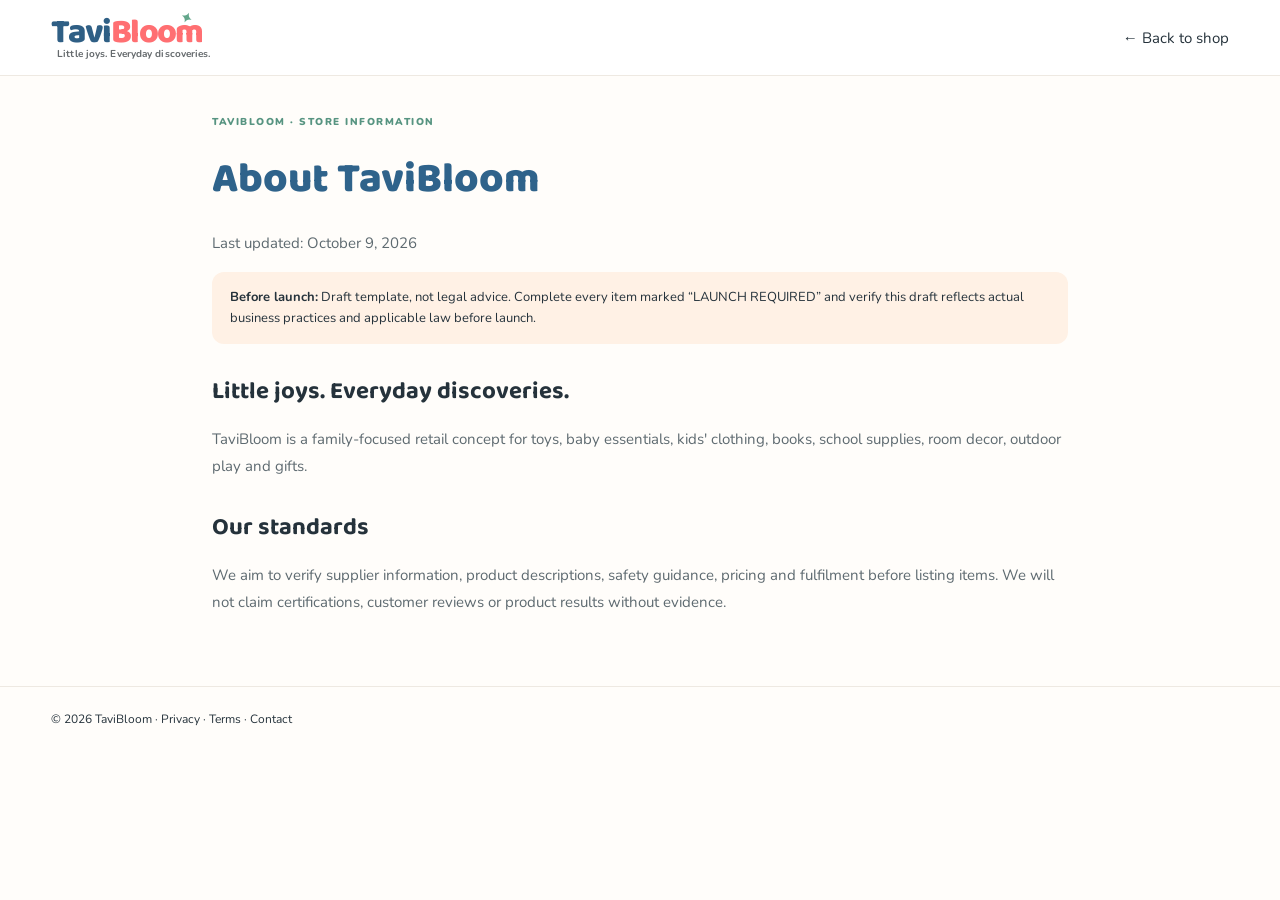
<file: about.html>
<!doctype html><html lang="en-US"><head><meta charset="utf-8"><meta name="viewport" content="width=device-width,initial-scale=1"><title>About TaviBloom | TaviBloom</title><meta name="description" content="Meet TaviBloom, a joyful family retail concept."><meta name="robots" content="index,follow"><link rel="canonical" href="https://[LAUNCH-REQUIRED-STORE-DOMAIN]/about.html"><link rel="preconnect" href="https://fonts.googleapis.com"><link href="https://fonts.googleapis.com/css2?family=Baloo+2:wght@500;600;700;800&family=Nunito:wght@400;500;600;700;800;900&display=swap" rel="stylesheet"><link rel="stylesheet" href="styles.css"><style>.policy-wrap{max-width:900px;margin:34px auto 70px;padding:0 22px}.policy-top{display:flex;align-items:center;justify-content:space-between;gap:20px;border-bottom:1px solid #eee9e2;padding:16px 4%;background:#fff}.policy-wrap h1{font:800 42px/1.05 'Baloo 2',cursive;color:#2f638b}.policy-wrap h2{font:700 24px 'Baloo 2',cursive;margin:28px 0 8px}.policy-wrap p,.policy-wrap li{font-size:15px;line-height:1.8;color:#5e6a70}.policy-note{background:#fff1e5;border-radius:12px;padding:15px 18px;font-size:13px;line-height:1.6}.policy-wrap a{color:#267b6b;text-decoration:underline}.policy-footer{padding:24px 4%;border-top:1px solid #eee9e2;font-size:12px}</style></head><body><header class="policy-top"><a class="brand" href="index.html"><span class="brand-word">Tavi<span class="bloom">Bloom</span><b class="leaf">✦</b></span><small>Little joys. Everyday discoveries.</small></a><a href="index.html">← Back to shop</a></header><main class="policy-wrap"><span class="eyebrow">TAVIBLOOM · STORE INFORMATION</span><h1>About TaviBloom</h1><p>Last updated: October 9, 2026</p><div class="policy-note"><b>Before launch:</b> Draft template, not legal advice. Complete every item marked “LAUNCH REQUIRED” and verify this draft reflects actual business practices and applicable law before launch.</div><h2>Little joys. Everyday discoveries.</h2><p>TaviBloom is a family-focused retail concept for toys, baby essentials, kids' clothing, books, school supplies, room decor, outdoor play and gifts.</p><h2>Our standards</h2><p>We aim to verify supplier information, product descriptions, safety guidance, pricing and fulfilment before listing items. We will not claim certifications, customer reviews or product results without evidence.</p></main><footer class="policy-footer">© 2026 TaviBloom · <a href="privacy.html">Privacy</a> · <a href="terms.html">Terms</a> · <a href="contact.html">Contact</a></footer></body></html>
</file>
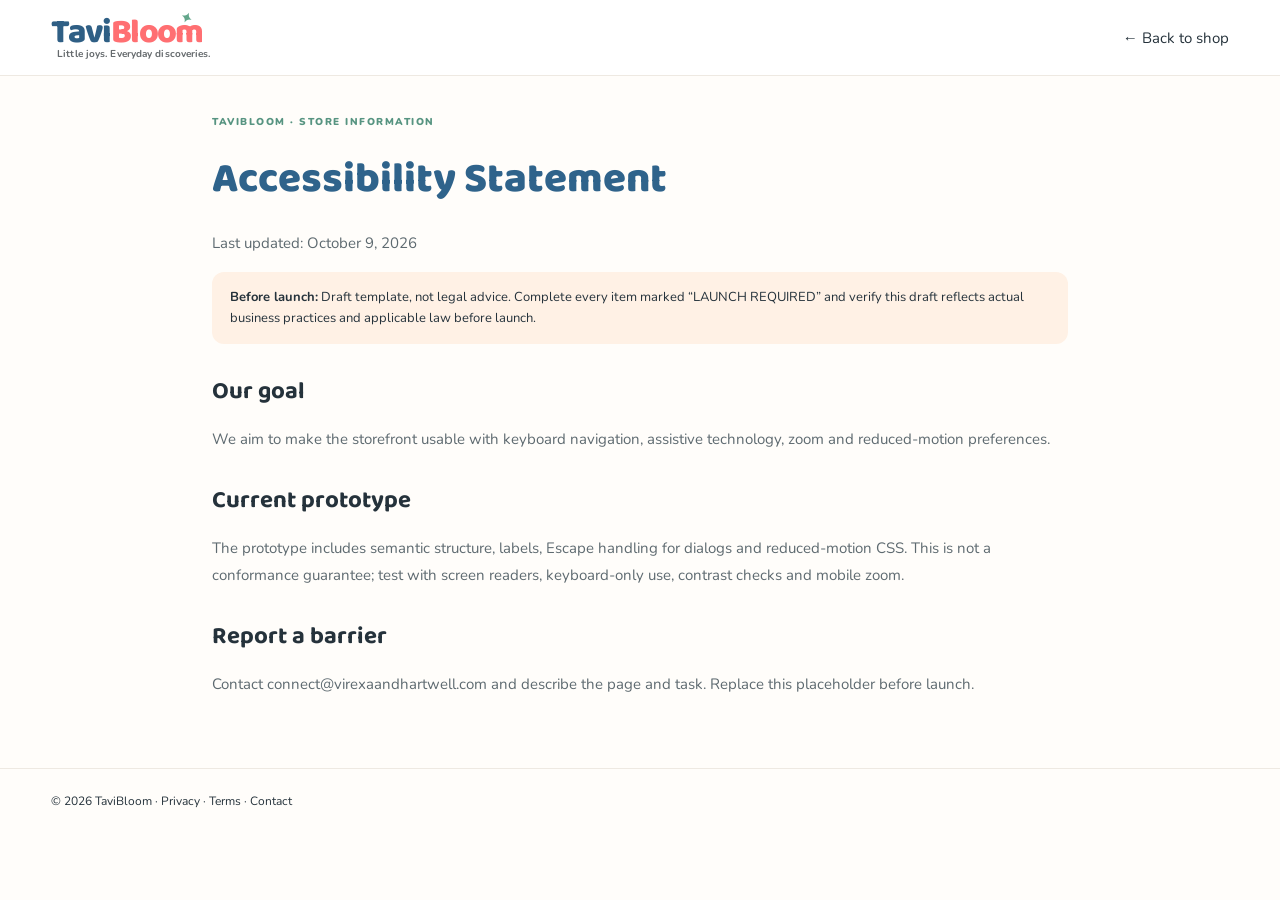
<file: accessibility.html>
<!doctype html><html lang="en-US"><head><meta charset="utf-8"><meta name="viewport" content="width=device-width,initial-scale=1"><title>Accessibility Statement | TaviBloom</title><meta name="description" content="TaviBloom accessibility goals and reporting information."><meta name="robots" content="index,follow"><link rel="canonical" href="https://[LAUNCH-REQUIRED-STORE-DOMAIN]/accessibility.html"><link rel="preconnect" href="https://fonts.googleapis.com"><link href="https://fonts.googleapis.com/css2?family=Baloo+2:wght@500;600;700;800&family=Nunito:wght@400;500;600;700;800;900&display=swap" rel="stylesheet"><link rel="stylesheet" href="styles.css"><style>.policy-wrap{max-width:900px;margin:34px auto 70px;padding:0 22px}.policy-top{display:flex;align-items:center;justify-content:space-between;gap:20px;border-bottom:1px solid #eee9e2;padding:16px 4%;background:#fff}.policy-wrap h1{font:800 42px/1.05 'Baloo 2',cursive;color:#2f638b}.policy-wrap h2{font:700 24px 'Baloo 2',cursive;margin:28px 0 8px}.policy-wrap p,.policy-wrap li{font-size:15px;line-height:1.8;color:#5e6a70}.policy-note{background:#fff1e5;border-radius:12px;padding:15px 18px;font-size:13px;line-height:1.6}.policy-wrap a{color:#267b6b;text-decoration:underline}.policy-footer{padding:24px 4%;border-top:1px solid #eee9e2;font-size:12px}</style></head><body><header class="policy-top"><a class="brand" href="index.html"><span class="brand-word">Tavi<span class="bloom">Bloom</span><b class="leaf">✦</b></span><small>Little joys. Everyday discoveries.</small></a><a href="index.html">← Back to shop</a></header><main class="policy-wrap"><span class="eyebrow">TAVIBLOOM · STORE INFORMATION</span><h1>Accessibility Statement</h1><p>Last updated: October 9, 2026</p><div class="policy-note"><b>Before launch:</b> Draft template, not legal advice. Complete every item marked “LAUNCH REQUIRED” and verify this draft reflects actual business practices and applicable law before launch.</div><h2>Our goal</h2><p>We aim to make the storefront usable with keyboard navigation, assistive technology, zoom and reduced-motion preferences.</p><h2>Current prototype</h2><p>The prototype includes semantic structure, labels, Escape handling for dialogs and reduced-motion CSS. This is not a conformance guarantee; test with screen readers, keyboard-only use, contrast checks and mobile zoom.</p><h2>Report a barrier</h2><p>Contact connect@virexaandhartwell.com and describe the page and task. Replace this placeholder before launch.</p></main><footer class="policy-footer">© 2026 TaviBloom · <a href="privacy.html">Privacy</a> · <a href="terms.html">Terms</a> · <a href="contact.html">Contact</a></footer></body></html>
</file>
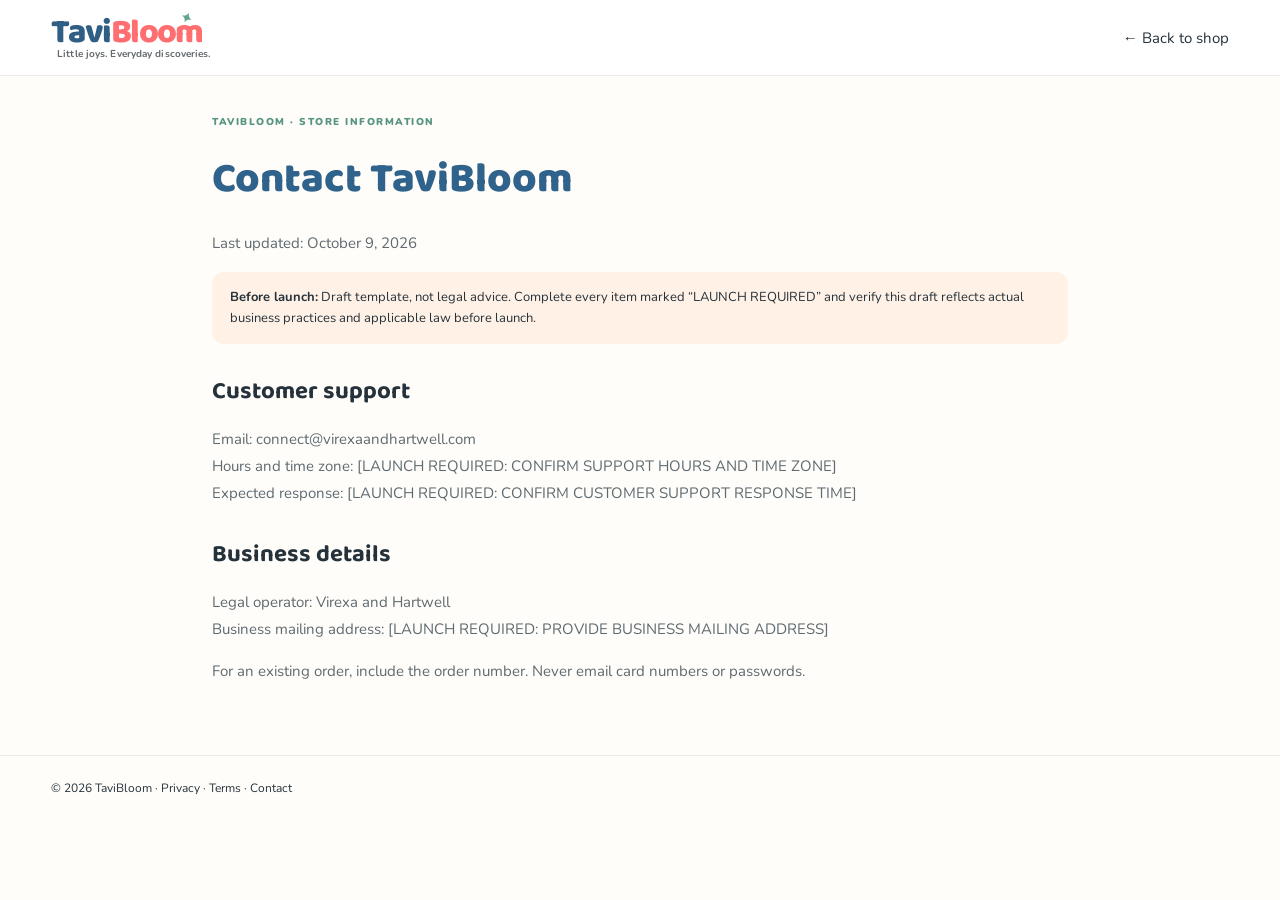
<file: contact.html>
<!doctype html><html lang="en-US"><head><meta charset="utf-8"><meta name="viewport" content="width=device-width,initial-scale=1"><title>Contact TaviBloom | TaviBloom</title><meta name="description" content="Contact information for TaviBloom customer support."><meta name="robots" content="index,follow"><link rel="canonical" href="https://[LAUNCH-REQUIRED-STORE-DOMAIN]/contact.html"><link rel="preconnect" href="https://fonts.googleapis.com"><link href="https://fonts.googleapis.com/css2?family=Baloo+2:wght@500;600;700;800&family=Nunito:wght@400;500;600;700;800;900&display=swap" rel="stylesheet"><link rel="stylesheet" href="styles.css"><style>.policy-wrap{max-width:900px;margin:34px auto 70px;padding:0 22px}.policy-top{display:flex;align-items:center;justify-content:space-between;gap:20px;border-bottom:1px solid #eee9e2;padding:16px 4%;background:#fff}.policy-wrap h1{font:800 42px/1.05 'Baloo 2',cursive;color:#2f638b}.policy-wrap h2{font:700 24px 'Baloo 2',cursive;margin:28px 0 8px}.policy-wrap p,.policy-wrap li{font-size:15px;line-height:1.8;color:#5e6a70}.policy-note{background:#fff1e5;border-radius:12px;padding:15px 18px;font-size:13px;line-height:1.6}.policy-wrap a{color:#267b6b;text-decoration:underline}.policy-footer{padding:24px 4%;border-top:1px solid #eee9e2;font-size:12px}</style></head><body><header class="policy-top"><a class="brand" href="index.html"><span class="brand-word">Tavi<span class="bloom">Bloom</span><b class="leaf">✦</b></span><small>Little joys. Everyday discoveries.</small></a><a href="index.html">← Back to shop</a></header><main class="policy-wrap"><span class="eyebrow">TAVIBLOOM · STORE INFORMATION</span><h1>Contact TaviBloom</h1><p>Last updated: October 9, 2026</p><div class="policy-note"><b>Before launch:</b> Draft template, not legal advice. Complete every item marked “LAUNCH REQUIRED” and verify this draft reflects actual business practices and applicable law before launch.</div><h2>Customer support</h2><p>Email: connect@virexaandhartwell.com<br>Hours and time zone: [LAUNCH REQUIRED: CONFIRM SUPPORT HOURS AND TIME ZONE]<br>Expected response: [LAUNCH REQUIRED: CONFIRM CUSTOMER SUPPORT RESPONSE TIME]</p><h2>Business details</h2><p>Legal operator: Virexa and Hartwell<br>Business mailing address: [LAUNCH REQUIRED: PROVIDE BUSINESS MAILING ADDRESS]</p><p>For an existing order, include the order number. Never email card numbers or passwords.</p></main><footer class="policy-footer">© 2026 TaviBloom · <a href="privacy.html">Privacy</a> · <a href="terms.html">Terms</a> · <a href="contact.html">Contact</a></footer></body></html>
</file>
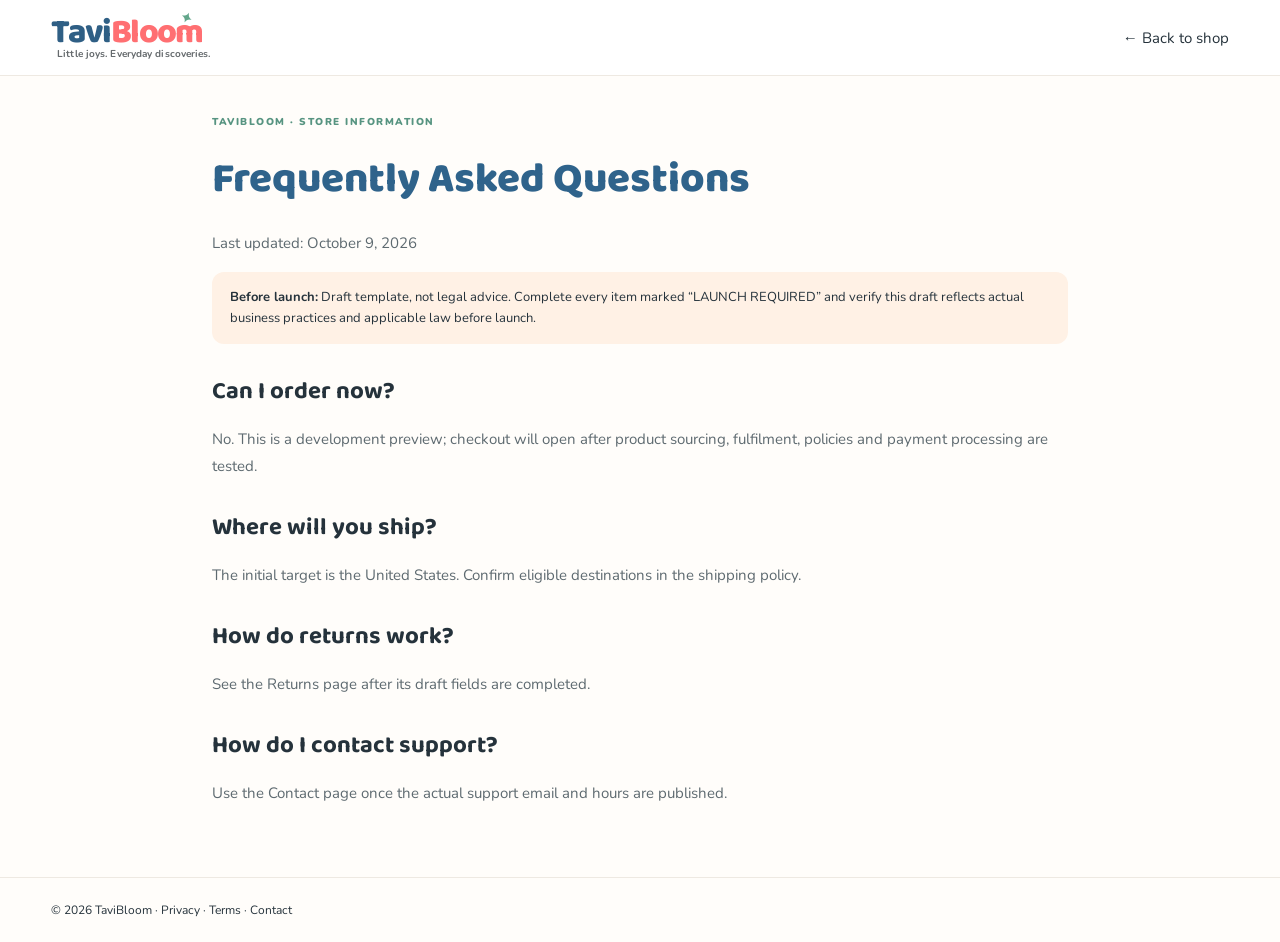
<file: faq.html>
<!doctype html><html lang="en-US"><head><meta charset="utf-8"><meta name="viewport" content="width=device-width,initial-scale=1"><title>Frequently Asked Questions | TaviBloom</title><meta name="description" content="Answers to common TaviBloom shopping questions."><meta name="robots" content="index,follow"><link rel="canonical" href="https://[LAUNCH-REQUIRED-STORE-DOMAIN]/faq.html"><link rel="preconnect" href="https://fonts.googleapis.com"><link href="https://fonts.googleapis.com/css2?family=Baloo+2:wght@500;600;700;800&family=Nunito:wght@400;500;600;700;800;900&display=swap" rel="stylesheet"><link rel="stylesheet" href="styles.css"><style>.policy-wrap{max-width:900px;margin:34px auto 70px;padding:0 22px}.policy-top{display:flex;align-items:center;justify-content:space-between;gap:20px;border-bottom:1px solid #eee9e2;padding:16px 4%;background:#fff}.policy-wrap h1{font:800 42px/1.05 'Baloo 2',cursive;color:#2f638b}.policy-wrap h2{font:700 24px 'Baloo 2',cursive;margin:28px 0 8px}.policy-wrap p,.policy-wrap li{font-size:15px;line-height:1.8;color:#5e6a70}.policy-note{background:#fff1e5;border-radius:12px;padding:15px 18px;font-size:13px;line-height:1.6}.policy-wrap a{color:#267b6b;text-decoration:underline}.policy-footer{padding:24px 4%;border-top:1px solid #eee9e2;font-size:12px}</style></head><body><header class="policy-top"><a class="brand" href="index.html"><span class="brand-word">Tavi<span class="bloom">Bloom</span><b class="leaf">✦</b></span><small>Little joys. Everyday discoveries.</small></a><a href="index.html">← Back to shop</a></header><main class="policy-wrap"><span class="eyebrow">TAVIBLOOM · STORE INFORMATION</span><h1>Frequently Asked Questions</h1><p>Last updated: October 9, 2026</p><div class="policy-note"><b>Before launch:</b> Draft template, not legal advice. Complete every item marked “LAUNCH REQUIRED” and verify this draft reflects actual business practices and applicable law before launch.</div><h2>Can I order now?</h2><p>No. This is a development preview; checkout will open after product sourcing, fulfilment, policies and payment processing are tested.</p><h2>Where will you ship?</h2><p>The initial target is the United States. Confirm eligible destinations in the shipping policy.</p><h2>How do returns work?</h2><p>See the Returns page after its draft fields are completed.</p><h2>How do I contact support?</h2><p>Use the Contact page once the actual support email and hours are published.</p></main><footer class="policy-footer">© 2026 TaviBloom · <a href="privacy.html">Privacy</a> · <a href="terms.html">Terms</a> · <a href="contact.html">Contact</a></footer></body></html>
</file>
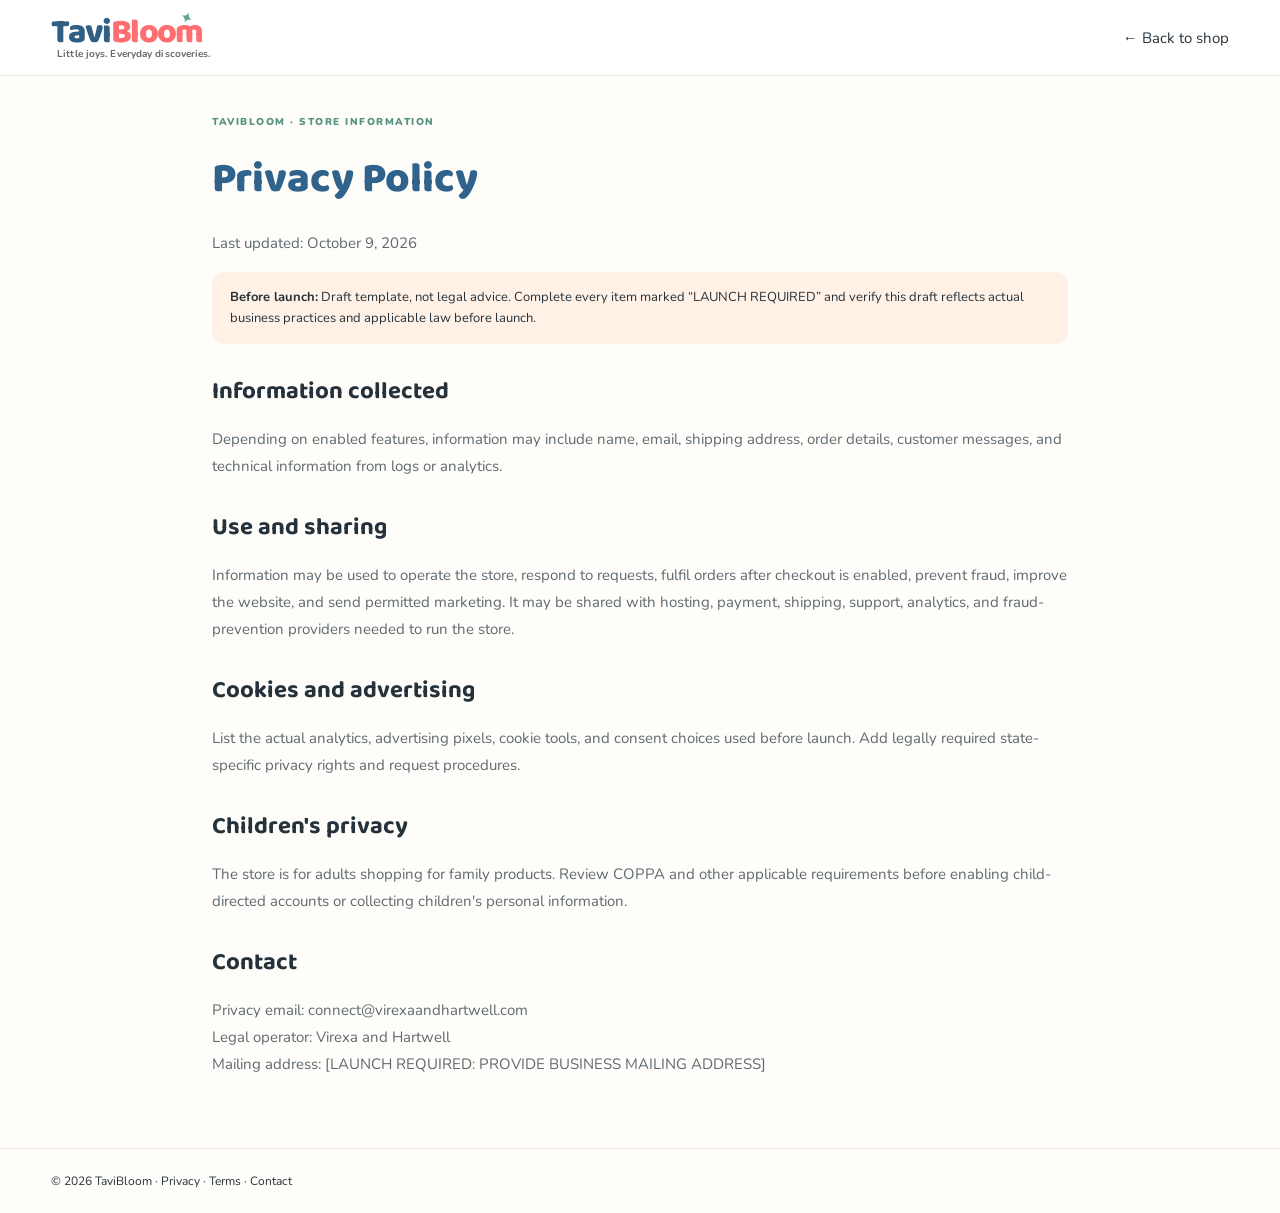
<file: privacy.html>
<!doctype html><html lang="en-US"><head><meta charset="utf-8"><meta name="viewport" content="width=device-width,initial-scale=1"><title>Privacy Policy | TaviBloom</title><meta name="description" content="How TaviBloom handles information."><meta name="robots" content="index,follow"><link rel="canonical" href="https://[LAUNCH-REQUIRED-STORE-DOMAIN]/privacy.html"><link rel="preconnect" href="https://fonts.googleapis.com"><link href="https://fonts.googleapis.com/css2?family=Baloo+2:wght@500;600;700;800&family=Nunito:wght@400;500;600;700;800;900&display=swap" rel="stylesheet"><link rel="stylesheet" href="styles.css"><style>.policy-wrap{max-width:900px;margin:34px auto 70px;padding:0 22px}.policy-top{display:flex;align-items:center;justify-content:space-between;gap:20px;border-bottom:1px solid #eee9e2;padding:16px 4%;background:#fff}.policy-wrap h1{font:800 42px/1.05 'Baloo 2',cursive;color:#2f638b}.policy-wrap h2{font:700 24px 'Baloo 2',cursive;margin:28px 0 8px}.policy-wrap p,.policy-wrap li{font-size:15px;line-height:1.8;color:#5e6a70}.policy-note{background:#fff1e5;border-radius:12px;padding:15px 18px;font-size:13px;line-height:1.6}.policy-wrap a{color:#267b6b;text-decoration:underline}.policy-footer{padding:24px 4%;border-top:1px solid #eee9e2;font-size:12px}</style></head><body><header class="policy-top"><a class="brand" href="index.html"><span class="brand-word">Tavi<span class="bloom">Bloom</span><b class="leaf">✦</b></span><small>Little joys. Everyday discoveries.</small></a><a href="index.html">← Back to shop</a></header><main class="policy-wrap"><span class="eyebrow">TAVIBLOOM · STORE INFORMATION</span><h1>Privacy Policy</h1><p>Last updated: October 9, 2026</p><div class="policy-note"><b>Before launch:</b> Draft template, not legal advice. Complete every item marked “LAUNCH REQUIRED” and verify this draft reflects actual business practices and applicable law before launch.</div><h2>Information collected</h2><p>Depending on enabled features, information may include name, email, shipping address, order details, customer messages, and technical information from logs or analytics.</p><h2>Use and sharing</h2><p>Information may be used to operate the store, respond to requests, fulfil orders after checkout is enabled, prevent fraud, improve the website, and send permitted marketing. It may be shared with hosting, payment, shipping, support, analytics, and fraud-prevention providers needed to run the store.</p><h2>Cookies and advertising</h2><p>List the actual analytics, advertising pixels, cookie tools, and consent choices used before launch. Add legally required state-specific privacy rights and request procedures.</p><h2>Children's privacy</h2><p>The store is for adults shopping for family products. Review COPPA and other applicable requirements before enabling child-directed accounts or collecting children's personal information.</p><h2>Contact</h2><p>Privacy email: connect@virexaandhartwell.com<br>Legal operator: Virexa and Hartwell<br>Mailing address: [LAUNCH REQUIRED: PROVIDE BUSINESS MAILING ADDRESS]</p></main><footer class="policy-footer">© 2026 TaviBloom · <a href="privacy.html">Privacy</a> · <a href="terms.html">Terms</a> · <a href="contact.html">Contact</a></footer></body></html>
</file>
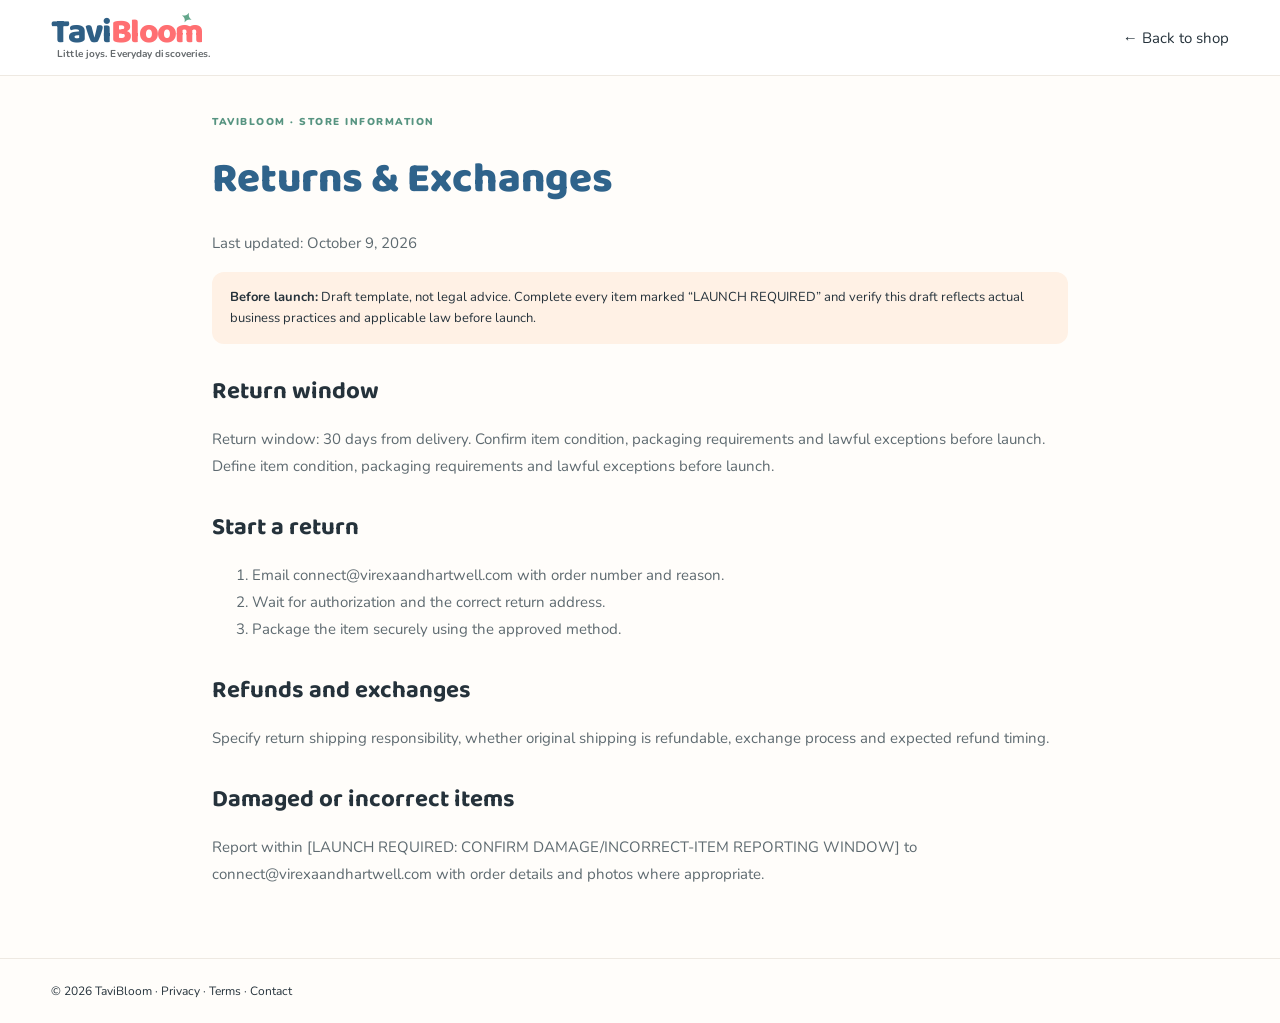
<file: returns.html>
<!doctype html><html lang="en-US"><head><meta charset="utf-8"><meta name="viewport" content="width=device-width,initial-scale=1"><title>Returns & Exchanges | TaviBloom</title><meta name="description" content="Return and refund process for TaviBloom."><meta name="robots" content="index,follow"><link rel="canonical" href="https://[LAUNCH-REQUIRED-STORE-DOMAIN]/returns.html"><link rel="preconnect" href="https://fonts.googleapis.com"><link href="https://fonts.googleapis.com/css2?family=Baloo+2:wght@500;600;700;800&family=Nunito:wght@400;500;600;700;800;900&display=swap" rel="stylesheet"><link rel="stylesheet" href="styles.css"><style>.policy-wrap{max-width:900px;margin:34px auto 70px;padding:0 22px}.policy-top{display:flex;align-items:center;justify-content:space-between;gap:20px;border-bottom:1px solid #eee9e2;padding:16px 4%;background:#fff}.policy-wrap h1{font:800 42px/1.05 'Baloo 2',cursive;color:#2f638b}.policy-wrap h2{font:700 24px 'Baloo 2',cursive;margin:28px 0 8px}.policy-wrap p,.policy-wrap li{font-size:15px;line-height:1.8;color:#5e6a70}.policy-note{background:#fff1e5;border-radius:12px;padding:15px 18px;font-size:13px;line-height:1.6}.policy-wrap a{color:#267b6b;text-decoration:underline}.policy-footer{padding:24px 4%;border-top:1px solid #eee9e2;font-size:12px}</style></head><body><header class="policy-top"><a class="brand" href="index.html"><span class="brand-word">Tavi<span class="bloom">Bloom</span><b class="leaf">✦</b></span><small>Little joys. Everyday discoveries.</small></a><a href="index.html">← Back to shop</a></header><main class="policy-wrap"><span class="eyebrow">TAVIBLOOM · STORE INFORMATION</span><h1>Returns & Exchanges</h1><p>Last updated: October 9, 2026</p><div class="policy-note"><b>Before launch:</b> Draft template, not legal advice. Complete every item marked “LAUNCH REQUIRED” and verify this draft reflects actual business practices and applicable law before launch.</div><h2>Return window</h2><p>Return window: 30 days from delivery. Confirm item condition, packaging requirements and lawful exceptions before launch. Define item condition, packaging requirements and lawful exceptions before launch.</p><h2>Start a return</h2><ol><li>Email connect@virexaandhartwell.com with order number and reason.</li><li>Wait for authorization and the correct return address.</li><li>Package the item securely using the approved method.</li></ol><h2>Refunds and exchanges</h2><p>Specify return shipping responsibility, whether original shipping is refundable, exchange process and expected refund timing.</p><h2>Damaged or incorrect items</h2><p>Report within [LAUNCH REQUIRED: CONFIRM DAMAGE/INCORRECT-ITEM REPORTING WINDOW] to connect@virexaandhartwell.com with order details and photos where appropriate.</p></main><footer class="policy-footer">© 2026 TaviBloom · <a href="privacy.html">Privacy</a> · <a href="terms.html">Terms</a> · <a href="contact.html">Contact</a></footer></body></html>
</file>
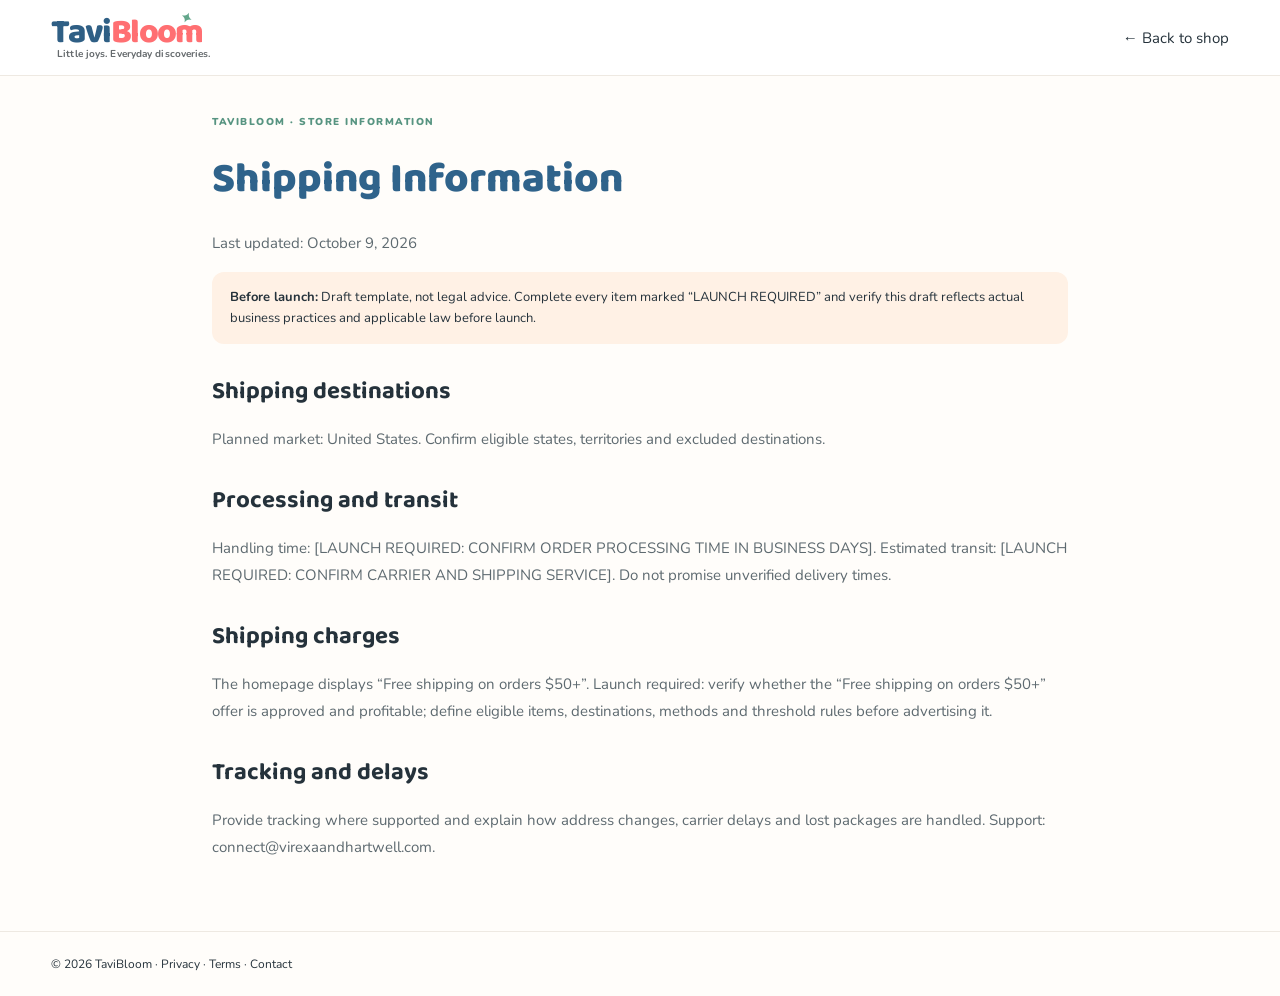
<file: shipping.html>
<!doctype html><html lang="en-US"><head><meta charset="utf-8"><meta name="viewport" content="width=device-width,initial-scale=1"><title>Shipping Information | TaviBloom</title><meta name="description" content="Shipping regions, handling and delivery estimates."><meta name="robots" content="index,follow"><link rel="canonical" href="https://[LAUNCH-REQUIRED-STORE-DOMAIN]/shipping.html"><link rel="preconnect" href="https://fonts.googleapis.com"><link href="https://fonts.googleapis.com/css2?family=Baloo+2:wght@500;600;700;800&family=Nunito:wght@400;500;600;700;800;900&display=swap" rel="stylesheet"><link rel="stylesheet" href="styles.css"><style>.policy-wrap{max-width:900px;margin:34px auto 70px;padding:0 22px}.policy-top{display:flex;align-items:center;justify-content:space-between;gap:20px;border-bottom:1px solid #eee9e2;padding:16px 4%;background:#fff}.policy-wrap h1{font:800 42px/1.05 'Baloo 2',cursive;color:#2f638b}.policy-wrap h2{font:700 24px 'Baloo 2',cursive;margin:28px 0 8px}.policy-wrap p,.policy-wrap li{font-size:15px;line-height:1.8;color:#5e6a70}.policy-note{background:#fff1e5;border-radius:12px;padding:15px 18px;font-size:13px;line-height:1.6}.policy-wrap a{color:#267b6b;text-decoration:underline}.policy-footer{padding:24px 4%;border-top:1px solid #eee9e2;font-size:12px}</style></head><body><header class="policy-top"><a class="brand" href="index.html"><span class="brand-word">Tavi<span class="bloom">Bloom</span><b class="leaf">✦</b></span><small>Little joys. Everyday discoveries.</small></a><a href="index.html">← Back to shop</a></header><main class="policy-wrap"><span class="eyebrow">TAVIBLOOM · STORE INFORMATION</span><h1>Shipping Information</h1><p>Last updated: October 9, 2026</p><div class="policy-note"><b>Before launch:</b> Draft template, not legal advice. Complete every item marked “LAUNCH REQUIRED” and verify this draft reflects actual business practices and applicable law before launch.</div><h2>Shipping destinations</h2><p>Planned market: United States. Confirm eligible states, territories and excluded destinations.</p><h2>Processing and transit</h2><p>Handling time: [LAUNCH REQUIRED: CONFIRM ORDER PROCESSING TIME IN BUSINESS DAYS]. Estimated transit: [LAUNCH REQUIRED: CONFIRM CARRIER AND SHIPPING SERVICE]. Do not promise unverified delivery times.</p><h2>Shipping charges</h2><p>The homepage displays “Free shipping on orders $50+”. Launch required: verify whether the “Free shipping on orders $50+” offer is approved and profitable; define eligible items, destinations, methods and threshold rules before advertising it.</p><h2>Tracking and delays</h2><p>Provide tracking where supported and explain how address changes, carrier delays and lost packages are handled. Support: connect@virexaandhartwell.com.</p></main><footer class="policy-footer">© 2026 TaviBloom · <a href="privacy.html">Privacy</a> · <a href="terms.html">Terms</a> · <a href="contact.html">Contact</a></footer></body></html>
</file>
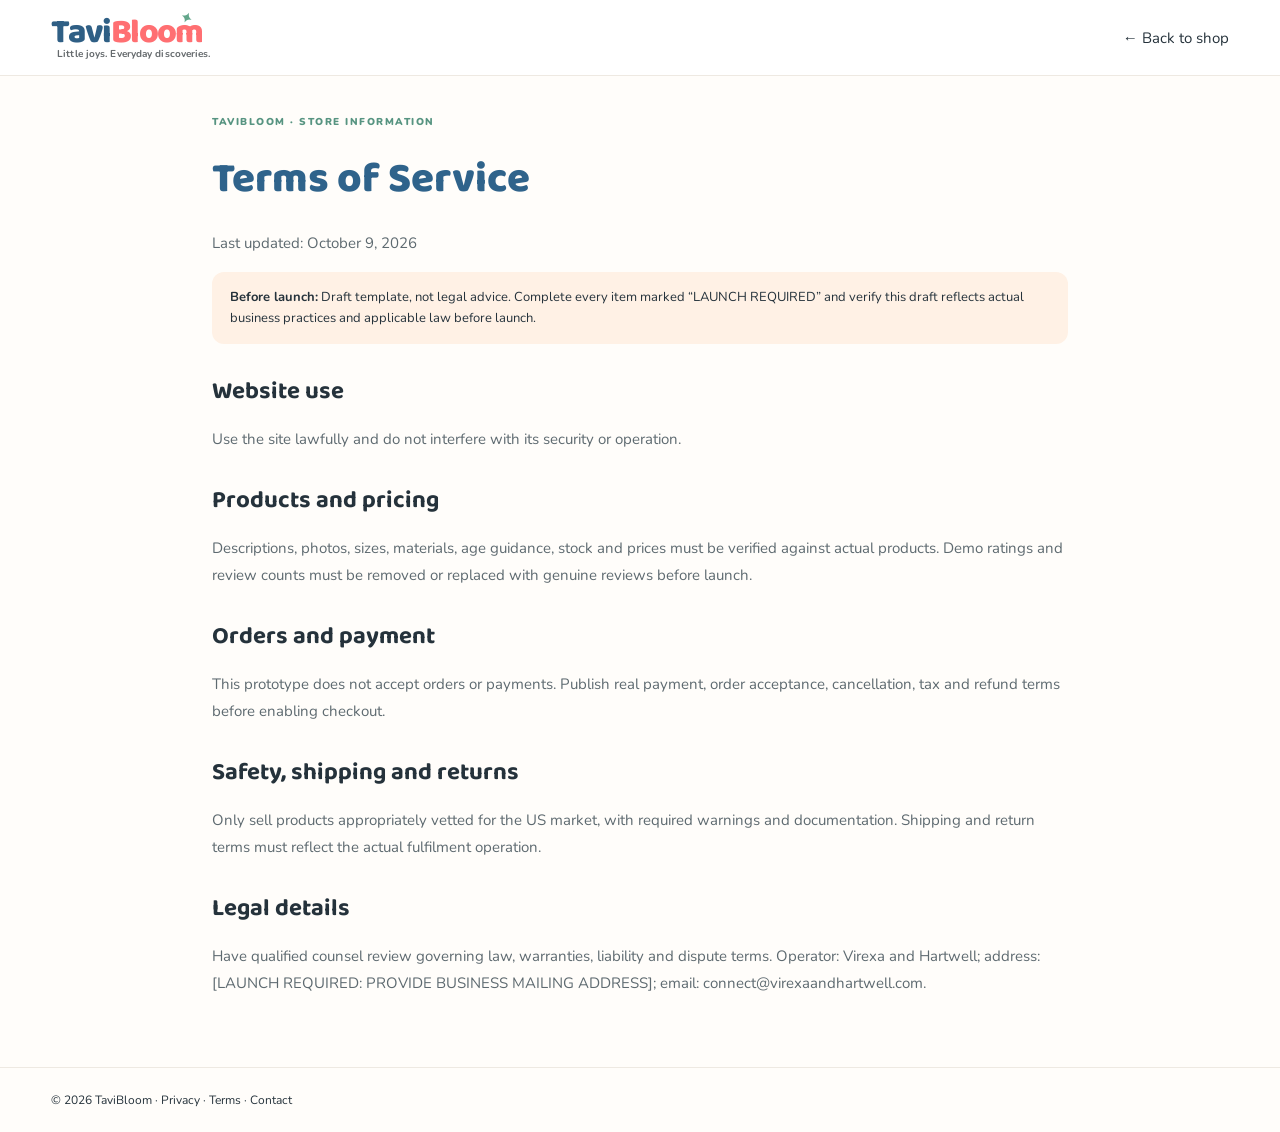
<file: terms.html>
<!doctype html><html lang="en-US"><head><meta charset="utf-8"><meta name="viewport" content="width=device-width,initial-scale=1"><title>Terms of Service | TaviBloom</title><meta name="description" content="Terms for using the TaviBloom online store."><meta name="robots" content="index,follow"><link rel="canonical" href="https://[LAUNCH-REQUIRED-STORE-DOMAIN]/terms.html"><link rel="preconnect" href="https://fonts.googleapis.com"><link href="https://fonts.googleapis.com/css2?family=Baloo+2:wght@500;600;700;800&family=Nunito:wght@400;500;600;700;800;900&display=swap" rel="stylesheet"><link rel="stylesheet" href="styles.css"><style>.policy-wrap{max-width:900px;margin:34px auto 70px;padding:0 22px}.policy-top{display:flex;align-items:center;justify-content:space-between;gap:20px;border-bottom:1px solid #eee9e2;padding:16px 4%;background:#fff}.policy-wrap h1{font:800 42px/1.05 'Baloo 2',cursive;color:#2f638b}.policy-wrap h2{font:700 24px 'Baloo 2',cursive;margin:28px 0 8px}.policy-wrap p,.policy-wrap li{font-size:15px;line-height:1.8;color:#5e6a70}.policy-note{background:#fff1e5;border-radius:12px;padding:15px 18px;font-size:13px;line-height:1.6}.policy-wrap a{color:#267b6b;text-decoration:underline}.policy-footer{padding:24px 4%;border-top:1px solid #eee9e2;font-size:12px}</style></head><body><header class="policy-top"><a class="brand" href="index.html"><span class="brand-word">Tavi<span class="bloom">Bloom</span><b class="leaf">✦</b></span><small>Little joys. Everyday discoveries.</small></a><a href="index.html">← Back to shop</a></header><main class="policy-wrap"><span class="eyebrow">TAVIBLOOM · STORE INFORMATION</span><h1>Terms of Service</h1><p>Last updated: October 9, 2026</p><div class="policy-note"><b>Before launch:</b> Draft template, not legal advice. Complete every item marked “LAUNCH REQUIRED” and verify this draft reflects actual business practices and applicable law before launch.</div><h2>Website use</h2><p>Use the site lawfully and do not interfere with its security or operation.</p><h2>Products and pricing</h2><p>Descriptions, photos, sizes, materials, age guidance, stock and prices must be verified against actual products. Demo ratings and review counts must be removed or replaced with genuine reviews before launch.</p><h2>Orders and payment</h2><p>This prototype does not accept orders or payments. Publish real payment, order acceptance, cancellation, tax and refund terms before enabling checkout.</p><h2>Safety, shipping and returns</h2><p>Only sell products appropriately vetted for the US market, with required warnings and documentation. Shipping and return terms must reflect the actual fulfilment operation.</p><h2>Legal details</h2><p>Have qualified counsel review governing law, warranties, liability and dispute terms. Operator: Virexa and Hartwell; address: [LAUNCH REQUIRED: PROVIDE BUSINESS MAILING ADDRESS]; email: connect@virexaandhartwell.com.</p></main><footer class="policy-footer">© 2026 TaviBloom · <a href="privacy.html">Privacy</a> · <a href="terms.html">Terms</a> · <a href="contact.html">Contact</a></footer></body></html>
</file>
<file: styles.css>
:root{--ink:#25323b;--muted:#66727a;--green:#3f927f;--deep-green:#246f61;--coral:#ff6f72;--pink:#ff83ad;--cream:#fff9f0;--line:#eee9e2;--shadow:0 12px 35px rgba(45,57,61,.08);--font:'Nunito',sans-serif;--display:'Baloo 2',cursive}*{box-sizing:border-box}html{scroll-behavior:smooth;scroll-padding-top:24px}body{margin:0;color:var(--ink);font-family:var(--font);background:#fffdfa;font-size:15px}button,input,select{font:inherit}button,a{ -webkit-tap-highlight-color:transparent}button{cursor:pointer}a{color:inherit;text-decoration:none}.announcement{height:34px;background:linear-gradient(90deg,#4f9e8b,#438f7f);color:white;display:flex;align-items:center;justify-content:center;gap:18px;font-size:11px;font-weight:800;letter-spacing:.1px}.announcement i{height:15px;width:1px;background:#ffffff65}.social{position:absolute;right:4%;display:flex;gap:10px;align-items:center;font-size:10px}.social span{font-size:15px}.site-header{max-width:1440px;margin:auto;padding:16px 3.2%;display:grid;grid-template-columns:230px minmax(240px,1fr) 310px;gap:25px;align-items:center;background:#fff}.brand{display:flex;flex-direction:column;align-items:flex-start;line-height:1}.brand-word{font-family:var(--display);font-weight:800;font-size:34px;letter-spacing:-1.6px;color:#2f5f85;position:relative}.bloom{color:#ff6f72}.leaf{font-size:14px;color:#62a68a;position:absolute;right:12px;top:-4px;transform:rotate(25deg)}.brand small{font-size:10px;letter-spacing:.1px;color:#656a6d;margin-left:6px;margin-top:-1px;font-weight:700}.search{height:47px;border:2px solid #f0edf0;border-radius:30px;display:flex;align-items:center;padding:3px 5px 3px 17px;box-shadow:0 2px 7px #00000005}.search>span{font-size:29px;transform:rotate(-20deg);margin-right:10px;color:#252e35}.search input{border:0;outline:0;min-width:0;flex:1;color:var(--ink);background:transparent;font-size:13px}.search button{border:0;border-radius:50%;height:38px;width:43px;background:var(--pink);color:white;font-size:25px;line-height:1}.header-actions{display:flex;justify-content:flex-end;align-items:center;gap:21px}.icon-action{border:0;background:transparent;display:flex;align-items:center;gap:6px;color:#161c20;padding:4px 0}.icon-action>span{font-size:24px;position:relative}.icon-action small{font-size:11px;font-weight:800;white-space:nowrap}.icon-action small b{color:var(--coral)}.icon-action em{position:absolute;font-size:9px;font-style:normal;background:var(--coral);color:white;border-radius:50%;height:17px;min-width:17px;display:grid;place-items:center;top:-8px;right:-8px}.mobile-menu{display:none;border:0;background:transparent;font-size:24px}.main-nav{display:flex;align-items:center;justify-content:center;gap:clamp(14px,2.2vw,34px);padding:0 2.5% 14px;border-bottom:1px solid #f0ece8;background:#fff;font-size:12px;font-weight:900}.main-nav a{white-space:nowrap;transition:color .2s}.main-nav a:hover,.main-nav a.active{color:var(--coral)}.deal-link{background:#fff0e1;padding:10px 18px;border-radius:25px;color:#d75d40}.hero{position:relative;min-height:326px;overflow:hidden;border-radius:15px;background:linear-gradient(110deg,#d5f0ff 0%,#fff7e7 52%,#fce4d7 100%);display:flex;align-items:center;margin:0 auto;max-width:1600px}.hero:before{content:"";position:absolute;inset:0;background:radial-gradient(circle at 7% 88%,#f9c3cf 0 5%,transparent 5.5%),radial-gradient(circle at 93% 13%,#ffffff9c 0 7%,transparent 7.5%),linear-gradient(180deg,transparent 80%,#d4e5a9 80%);opacity:.9}.hero-copy{position:relative;z-index:5;width:47%;padding:28px 0 28px 9.5%}.eyebrow{font-size:10px;font-weight:900;letter-spacing:1.5px;color:#579481}.hero h1{font-family:var(--display);font-size:clamp(40px,5vw,66px);line-height:.89;letter-spacing:-1.7px;margin:12px 0;color:#2f638b;font-weight:800}.hero h1 span{color:#ff656d}.rainbow{position:absolute;top:36px;left:68%;font-size:36px;animation:bob 3s ease-in-out infinite}.hero-copy p{font-size:15px;line-height:1.45;margin:16px 0 14px;color:#4e5960;font-weight:700}.button{border:0;border-radius:28px;padding:12px 20px;font-weight:900;font-size:13px;display:inline-flex;align-items:center;justify-content:center;gap:12px;transition:transform .2s,box-shadow .2s}.button:hover{transform:translateY(-2px);box-shadow:0 7px 15px #00000012}.coral{background:var(--coral);color:white}.green{background:#459987;color:white}.purple{background:#8871d7;color:white}.hero-stars{margin-top:15px;font-size:11px;font-weight:800;color:#5c7c76}.hero-art{position:absolute;inset:0 0 0 43%;overflow:hidden}.sun{position:absolute;width:100px;height:100px;border-radius:50%;background:#ffe6a0;right:17%;top:20px}.cloud{position:absolute;width:100px;height:35px;border-radius:50px;background:#ffffffaa;filter:blur(1px)}.cloud:before,.cloud:after{content:"";position:absolute;border-radius:50%;background:inherit}.cloud:before{height:42px;width:42px;left:18px;top:-18px}.cloud:after{height:30px;width:35px;left:48px;top:-8px}.cloud-one{left:12%;top:28px}.cloud-two{right:5%;top:87px;transform:scale(.7)}.rainbow-arc{position:absolute;left:38%;top:16px;width:150px;height:95px;border-radius:100px 100px 0 0;border:15px solid #ff888b;border-bottom:0;transform:rotate(-12deg);opacity:.9}.rainbow-arc:before{content:"";position:absolute;inset:8px 8px -1px;border-radius:100px 100px 0 0;border:12px solid #ffc95f;border-bottom:0}.rainbow-arc:after{content:"";position:absolute;inset:24px 24px -1px;border-radius:100px 100px 0 0;border:10px solid #86cdb4;border-bottom:0}.kid{position:absolute;bottom:25px;width:170px;height:240px;z-index:3;animation:bob 4s ease-in-out infinite}.kid-one{left:25%;transform:scale(1.08);transform-origin:bottom center}.kid-two{left:52%;transform:scale(.98);transform-origin:bottom center;animation-delay:-1.6s}.face{position:absolute;left:28px;top:25px;width:115px;height:125px;border-radius:48% 48% 45% 45%;background:#eeb68c;z-index:3;box-shadow:inset -8px -5px #d99c79}.hair{position:absolute;z-index:4;top:12px;left:19px;width:130px;height:76px;background:#8b5031;border-radius:60% 55% 35% 30%;transform:rotate(-6deg);box-shadow:inset 12px -3px #6e3d2b}.kid-two .hair{background:#9c6841;border-radius:60% 60% 30% 30%;height:75px}.eye{position:absolute;top:56px;width:8px;height:11px;border-radius:50%;background:#49342b}.e1{left:29px}.e2{right:29px}.smile{position:absolute;left:45px;top:78px;width:27px;height:15px;border-bottom:4px solid #a84e4a;border-radius:0 0 25px 25px}.cheek{position:absolute;top:78px;width:20px;height:11px;border-radius:50%;background:#ee8f83aa}.c1{left:12px}.c2{right:12px}.neck{position:absolute;top:132px;left:70px;width:35px;height:30px;background:#d99b73;z-index:1}.body{position:absolute;bottom:0;left:5px;width:160px;height:115px;border-radius:60px 60px 20px 20px;z-index:2}.mint{background:#78c8ad}.pink{background:#ff9eb6}.arm{position:absolute;z-index:2;width:35px;height:100px;border-radius:30px;background:#eeb68c;top:133px}.arm-left{left:-2px;transform:rotate(23deg)}.arm-right{right:-3px;transform:rotate(-24deg)}.kid-two .face{background:#f5c5a0}.kid-two .arm{background:#f5c5a0}.bow{position:absolute;top:-8px;right:12px;color:#ff5e8b;font-size:33px}.hero-toys{position:absolute;bottom:16px;left:3%;right:1%;height:65px;display:flex;align-items:end;justify-content:space-around;z-index:4}.toy-block{width:42px;height:48px;display:grid;place-items:center;color:white;border-radius:7px;font-size:22px;box-shadow:inset 0 -5px #0000000d}.b1{background:#f8b34c;transform:rotate(-5deg)}.b2{background:#83cdb3;height:35px}.b3{background:#ff8c9b;height:40px}.teddy{font-size:54px;filter:drop-shadow(0 4px 2px #00000018)}.toy-train{font-size:45px}.speech-bubble{position:absolute;right:8%;top:20%;z-index:5;background:#ffffffdf;border-radius:45% 45% 40% 40%;padding:19px 22px;text-align:center;color:#32678c;font-family:var(--display);font-weight:800;font-size:17px;line-height:1.1;transform:rotate(5deg);box-shadow:var(--shadow)}.speech-bubble strong{color:#ff6f72}.hero-ground{position:absolute;bottom:0;height:22px;background:#b6d38e;left:0;right:0;border-radius:50% 50% 0 0}.hero-arrow{position:absolute;top:45%;z-index:6;border:0;background:#ffffffd9;width:40px;height:40px;border-radius:50%;font-size:28px;box-shadow:0 3px 15px #00000012;color:#38454b}.hero-arrow.left{left:15px}.hero-arrow.right{right:15px}.category-strip{max-width:1440px;margin:18px auto 20px;padding:0 3.2%;display:grid;grid-template-columns:repeat(9,minmax(0,1fr));gap:13px}.category-item{border:0;background:transparent;display:flex;align-items:center;flex-direction:column;gap:7px;color:#29353c;font-size:11px;font-weight:800;min-width:0}.category-icon{width:76px;height:76px;display:grid;place-items:center;border-radius:28px;font-size:36px;transition:transform .25s}.category-item:hover .category-icon{transform:translateY(-5px) rotate(-4deg)}.c-yellow{background:#fff0cd}.c-blue{background:#dff1fb}.c-pink{background:#ffe5ed}.c-cream{background:#fff0d8}.c-purple{background:#e6e3ff}.c-peach{background:#ffeadc}.c-mint{background:#d9f4e9}.products-section{max-width:1440px;margin:0 auto;padding:12px 3.2% 35px}.section-heading{display:flex;align-items:flex-end;justify-content:space-between;gap:20px;margin-bottom:14px}.section-heading h2,.promo h2,.video-copy h2,.newsletter h2{font-family:var(--display);font-size:32px;line-height:1;margin:3px 0 6px;letter-spacing:-.5px}.section-heading h2{font-size:29px}.spark{color:#ffae36;font-size:22px}.section-subtitle{margin:0;color:var(--muted);font-size:12px}.product-controls{display:flex;align-items:center;gap:18px}.product-controls select{border:1px solid var(--line);border-radius:20px;padding:8px 12px;background:white;color:var(--ink);font-size:12px}.product-controls a{font-size:12px;color:#2e6e9a;font-weight:900;white-space:nowrap}.filter-row{display:flex;align-items:center;gap:8px;margin-bottom:16px;flex-wrap:wrap}.filter-chip{border:1px solid #e9e5e0;background:white;border-radius:20px;padding:7px 14px;font-size:11px;font-weight:800;color:#626c71}.filter-chip.active,.filter-chip:hover{background:#e5f4ee;border-color:#cce8dc;color:#287b68}.budget-filter{margin-left:auto;display:flex;align-items:center;gap:9px;font-size:11px;color:#647078}.budget-filter input{width:95px;accent-color:var(--green)}.product-grid{display:grid;grid-template-columns:repeat(6,minmax(0,1fr));gap:12px}.product-card{background:white;border:1px solid #f1ece7;border-radius:16px;overflow:hidden;box-shadow:0 4px 20px #34404a08;transition:transform .25s,box-shadow .25s;min-width:0}.product-card:hover{transform:translateY(-5px);box-shadow:var(--shadow)}.product-visual{position:relative;aspect-ratio:1/1;display:grid;place-items:center;overflow:hidden;cursor:pointer;background:var(--product-bg,#f9eee6)}.product-visual:before{content:"";position:absolute;width:78%;height:78%;border-radius:50%;background:#ffffff8a;top:13%;left:11%}.product-emoji{font-size:clamp(55px,5.5vw,88px);z-index:1;filter:drop-shadow(0 10px 5px #00000013);transition:transform .35s}.product-card:hover .product-emoji{transform:scale(1.12) rotate(-4deg)}.product-label{position:absolute;top:8px;left:8px;z-index:2;background:#ffb52e;color:white;padding:5px 9px;border-radius:20px;font-size:9px;font-weight:900}.product-label.new{background:#42b97d}.product-label.trending{background:#fa65a7}.product-label.educational{background:#4b9ecb}.wish-btn{position:absolute;top:7px;right:7px;z-index:3;width:27px;height:27px;border:0;border-radius:50%;background:#ffffffed;color:#48515a;font-size:18px;line-height:1}.wish-btn.selected{color:#ff5e7d}.play-badge{position:absolute;bottom:8px;left:50%;transform:translateX(-50%);z-index:2;width:31px;height:31px;border:2px solid white;border-radius:50%;background:#27363abf;color:white;font-size:12px;display:grid;place-items:center}.product-info{padding:10px 10px 12px}.product-name{font-size:12px;line-height:1.25;font-weight:900;min-height:30px;display:block}.product-rating{font-size:11px;color:#f3a11b;margin:4px 0}.product-rating span{color:#7a8184}.product-bottom{display:flex;align-items:center;justify-content:space-between;gap:4px}.price{font-weight:900;font-size:16px;color:#1e292f}.old-price{font-size:10px;text-decoration:line-through;color:#9ca3a7;margin-left:4px}.add-btn{border:0;border-radius:50%;width:30px;height:30px;background:#e1f3eb;color:#2c826d;font-size:20px;font-weight:700;flex:0 0 auto}.add-btn:hover{background:var(--green);color:white}.quick-view{font-size:10px;color:#5b8f80;font-weight:900;margin-top:7px;display:inline-block}.empty-state{text-align:center;padding:35px}.empty-state span{font-size:45px}.hidden{display:none!important}.promo-grid{max-width:1440px;margin:0 auto;padding:0 3.2% 36px;display:grid;grid-template-columns:repeat(3,1fr);gap:14px}.promo{position:relative;overflow:hidden;min-height:178px;border-radius:18px;padding:22px 18px;display:flex;align-items:center}.promo-play{background:linear-gradient(110deg,#f6f4c9,#e1f2d8)}.promo-clothes{background:linear-gradient(110deg,#ffe2eb,#ffeef2)}.promo-room{background:linear-gradient(110deg,#e9e0ff,#f5eaff)}.promo h2{font-size:27px;margin:7px 0}.promo h2 span{color:#f3a62d}.promo-clothes h2 span{color:#ff628c}.promo-room h2 span{color:#8d6dd8}.promo p{font-size:11px;max-width:190px;line-height:1.4;margin:6px 0 12px}.promo .eyebrow{font-size:8px;letter-spacing:1px}.promo .button{padding:9px 15px;font-size:11px}.promo-illustration{position:absolute;right:5%;bottom:0;font-size:70px;filter:drop-shadow(0 5px 4px #0000000b)}.promo-illustration span{font-size:24px;position:absolute;top:0;right:-8px;animation:bob 3s infinite}.promo-illustration span:nth-child(2){top:40px;right:40px}.video-section{max-width:1440px;margin:0 auto 34px;padding:28px 3.2%;background:#f6f2ff;display:grid;grid-template-columns:.8fr 1.2fr;gap:35px;align-items:center;border-radius:22px}.video-copy{padding:10px 0 10px 3%}.video-copy h2{font-size:38px;margin:12px 0}.video-copy h2 span{color:#f6a834}.video-copy p{font-size:14px;color:#647079;max-width:330px;line-height:1.6}.video-controls{display:flex;flex-direction:column;align-items:flex-start;gap:8px;margin-top:22px}.video-play{border:0;border-radius:28px;background:#8b73d8;color:white;font-weight:900;padding:13px 19px;box-shadow:0 7px 15px #8b73d82c}.video-controls small{font-size:10px;color:#81808d}.video-stage{height:265px;border-radius:18px;position:relative;overflow:hidden;background:linear-gradient(#aee2f5 0%,#e4f8ff 65%,#c7e9a8 65%);box-shadow:0 15px 35px #7c69b51c}.video-sun{position:absolute;right:14%;top:17px;width:55px;height:55px;background:#ffdf7c;border-radius:50%;animation:bob 3s infinite}.video-cloud{position:absolute;left:20%;top:35px;width:95px;height:25px;background:white;border-radius:30px;opacity:.85}.video-cloud:before{content:"";position:absolute;left:17px;top:-18px;width:35px;height:35px;border-radius:50%;background:inherit}.video-hill{position:absolute;bottom:-70px;left:-10%;width:120%;height:150px;border-radius:50%;background:#8dcc9e}.video-house{position:absolute;left:18%;bottom:24px;font-size:100px;animation:house-wiggle 4s infinite}.video-kite{position:absolute;right:24%;top:38px;font-size:48px;animation:kite-float 3s ease-in-out infinite}.video-character{position:absolute;right:25%;bottom:28px;font-size:62px;animation:bob 2s infinite}.video-caption{position:absolute;left:50%;top:16px;transform:translateX(-50%);padding:9px 16px;background:#ffffffdf;border-radius:20px;font-family:var(--display);font-weight:800;color:#32658a;white-space:nowrap;z-index:2}.video-progress{position:absolute;bottom:0;left:0;right:0;height:5px;background:#ffffff7a}.video-progress span{display:block;width:0;height:100%;background:#ff6f72}.video-stage-play{position:absolute;left:50%;top:50%;transform:translate(-50%,-50%);border:2px solid white;border-radius:50%;width:46px;height:46px;background:#263943ad;color:white;z-index:4}.video-stage.playing .video-stage-play{opacity:.3}.trust-row{max-width:1380px;margin:0 auto 36px;padding:0 3.5%;display:grid;grid-template-columns:repeat(4,1fr);gap:18px}.trust-row>div{display:grid;grid-template-columns:42px 1fr;align-items:center;column-gap:8px}.trust-row>div>span{grid-row:span 2;width:40px;height:40px;display:grid;place-items:center;border-radius:50%;background:#e6f4ed;font-size:19px}.trust-row b{font-size:12px}.trust-row small{font-size:10px;color:#81898d}.newsletter{max-width:1370px;margin:0 auto 36px;background:#fff0e5;border-radius:18px;padding:24px 4%;display:grid;grid-template-columns:70px 1fr 1.2fr;gap:20px;align-items:center}.newsletter-art{font-size:45px;position:relative}.newsletter-art span{position:absolute;top:-3px;right:2px;color:#ff9e40;font-size:20px}.newsletter h2{font-size:29px;margin:5px 0}.newsletter p{font-size:12px;color:#657077;margin:0}.newsletter form{display:grid;grid-template-columns:1fr auto;gap:7px;position:relative}.newsletter input{min-width:0;border:1px solid #f0d5c6;border-radius:25px;padding:12px 16px;outline:none;background:white;font-size:12px}.newsletter form .button{padding:10px 17px;font-size:11px}.newsletter form small{grid-column:1/-1;font-size:9px;color:#8d8580;padding-left:10px}.footer{background:#fff;padding:10px 4% 0;border-top:1px solid #f0e9e1}.footer-main{max-width:1330px;margin:auto;padding:32px 0;display:grid;grid-template-columns:1.5fr 1fr 1fr 1.2fr;gap:40px}.footer-brand .brand-word{font-size:31px}.footer-brand p,.footer-note p{font-size:12px;color:#69747a;line-height:1.6;margin-top:17px}.footer-main h3{font-size:13px;margin:5px 0 14px}.footer-main>div:not(:first-child){display:flex;flex-direction:column;align-items:flex-start}.footer-main a{font-size:11px;color:#657078;margin:5px 0}.footer-main a:hover{color:var(--coral)}.footer-social{font-size:20px;margin-top:10px;color:#559783}.footer-bottom{max-width:1330px;margin:auto;border-top:1px solid #f0e9e1;padding:15px 0;display:flex;justify-content:space-between;gap:15px;color:#81898d;font-size:10px}.toast{position:fixed;z-index:100;left:50%;bottom:25px;transform:translate(-50%,20px);opacity:0;pointer-events:none;background:#263b3c;color:white;border-radius:25px;padding:12px 20px;box-shadow:var(--shadow);font-size:12px;font-weight:800;transition:.25s}.toast.show{opacity:1;transform:translate(-50%,0)}.drawer-backdrop,.modal-backdrop{position:fixed;inset:0;background:#15232570;z-index:50;opacity:0;pointer-events:none;transition:opacity .25s}.drawer-backdrop.open,.modal-backdrop.open{opacity:1;pointer-events:auto}.cart-drawer{position:fixed;z-index:51;right:0;top:0;bottom:0;width:min(440px,100%);background:#fffdfa;transform:translateX(102%);transition:transform .3s;display:flex;flex-direction:column;padding:23px;box-shadow:-15px 0 45px #00000013}.cart-drawer.open{transform:translateX(0)}.drawer-head{display:flex;justify-content:space-between;align-items:center;border-bottom:1px solid var(--line);padding-bottom:18px}.drawer-head h2{font-family:var(--display);font-size:28px;margin:4px 0}.close-drawer,.modal-close{border:0;background:#f4eee8;width:36px;height:36px;border-radius:50%;font-size:25px;color:#4a5559}.cart-items{overflow:auto;flex:1;padding:15px 0}.cart-empty{text-align:center;padding:55px 15px;color:#7a8588}.cart-empty span{font-size:50px}.cart-line{display:grid;grid-template-columns:70px 1fr auto;gap:12px;padding:13px 0;border-bottom:1px solid var(--line);align-items:center}.cart-line-art{width:70px;height:70px;border-radius:13px;display:grid;place-items:center;font-size:36px}.cart-line h4{font-size:12px;margin:0 0 5px}.cart-line small{font-size:12px;font-weight:900}.qty-controls{display:flex;align-items:center;gap:8px;margin-top:7px}.qty-controls button{width:22px;height:22px;border:1px solid var(--line);background:white;border-radius:50%}.remove-line{border:0;background:transparent;color:#9a9da0;font-size:17px}.cart-footer{border-top:1px solid var(--line);padding-top:15px}.shipping-progress{font-size:11px;font-weight:800;color:#398673;margin-bottom:15px}.shipping-progress>div{height:5px;background:#e9e7df;border-radius:8px;margin-top:8px;overflow:hidden}.shipping-progress i{display:block;width:0;height:100%;background:var(--green);transition:width .3s}.cart-total{display:flex;justify-content:space-between;font-size:15px;margin:10px 0}.cart-footer>small,.checkout-note{color:#879095;font-size:10px}.checkout-btn{width:100%;margin-top:13px}.checkout-note{text-align:center}.modal-backdrop{display:grid;place-items:center;padding:20px;overflow:auto}.product-modal,.account-modal{position:relative;background:#fffdfa;border-radius:20px;max-width:760px;width:100%;padding:26px;box-shadow:var(--shadow);transform:translateY(10px);transition:transform .25s;max-height:90vh;overflow:auto}.modal-backdrop.open .product-modal,.modal-backdrop.open .account-modal{transform:translateY(0)}.modal-close{position:absolute;right:15px;top:15px;z-index:3}.modal-product-grid{display:grid;grid-template-columns:1fr 1fr;gap:25px;align-items:center}.modal-art{aspect-ratio:1;border-radius:18px;display:grid;place-items:center;font-size:120px;position:relative;overflow:hidden}.modal-art:before{content:"";position:absolute;width:75%;height:75%;border-radius:50%;background:#ffffff80}.modal-art span{z-index:1;animation:bob 4s infinite}.modal-details h2{font-family:var(--display);font-size:31px;line-height:1.05;margin:10px 0}.modal-details p{color:#657078;line-height:1.6;font-size:13px}.modal-price{font-size:25px;font-weight:900}.modal-meta{font-size:11px;color:#6d8580;margin:10px 0}.modal-details ul{padding-left:18px;font-size:12px;line-height:1.9;color:#5f6b70}.modal-actions{display:flex;gap:10px;flex-wrap:wrap}.modal-actions .button{flex:1}.modal-wish{border:1px solid var(--line);background:white;border-radius:25px;padding:10px 15px;color:#f06485}.account-modal{max-width:420px;text-align:center;padding:45px 28px 30px}.account-modal h2{font-family:var(--display);font-size:30px;line-height:1.05}.account-modal p{color:var(--muted);font-size:13px;line-height:1.6}.sr-only{position:absolute;width:1px;height:1px;padding:0;margin:-1px;overflow:hidden;clip:rect(0,0,0,0);white-space:nowrap;border:0}@keyframes bob{0%,100%{translate:0 0}50%{translate:0 -7px}}@keyframes house-wiggle{0%,100%{transform:rotate(0)}50%{transform:rotate(2deg)}}@keyframes kite-float{0%,100%{transform:translate(0,0) rotate(-5deg)}50%{transform:translate(-12px,-8px) rotate(6deg)}}@media(min-width:1450px){.hero{min-height:365px}.hero-copy{padding-left:10%}.product-grid{gap:15px}}@media(max-width:1100px){.site-header{grid-template-columns:190px 1fr auto;gap:15px}.header-actions{gap:13px}.icon-action small{display:none}.main-nav{gap:15px;font-size:11px}.product-grid{grid-template-columns:repeat(3,minmax(0,1fr))}.product-emoji{font-size:78px}.category-strip{grid-template-columns:repeat(9,minmax(75px,1fr));overflow:auto}.category-icon{width:65px;height:65px;font-size:30px}.promo-grid{grid-template-columns:repeat(3,1fr)}.promo{padding:17px 13px}.promo-illustration{opacity:.65;right:-5px}.social{display:none}}@media(max-width:760px){.announcement{height:31px;font-size:9px;gap:8px}.announcement span:nth-of-type(3),.announcement i:nth-of-type(2){display:none}.site-header{padding:12px 4%;grid-template-columns:1fr auto;gap:10px}.brand-word{font-size:29px}.brand small{font-size:9px}.search{grid-column:1/-1;grid-row:2;height:42px;order:3}.search button{height:34px;width:36px}.header-actions{gap:12px}.icon-action>span{font-size:21px}.mobile-menu{display:block}.main-nav{display:none;align-items:stretch;flex-direction:column;gap:0;padding:5px 5% 12px}.main-nav.open{display:flex}.main-nav a{padding:10px 0;border-bottom:1px solid #f2eeea}.main-nav .deal-link{align-self:flex-start;padding:8px 15px;margin-top:7px;border:0}.hero{min-height:490px;border-radius:0;align-items:flex-start}.hero-copy{width:100%;padding:28px 7% 0}.hero h1{font-size:47px;max-width:320px}.hero-copy p{font-size:13px}.rainbow{left:65%;top:35px;font-size:29px}.hero-stars{font-size:10px}.hero-art{inset:150px 0 0 0}.hero-art .kid{transform:scale(.72);transform-origin:bottom center;bottom:4px}.kid-one{left:26%}.kid-two{left:51%}.speech-bubble{top:8%;right:6%;font-size:13px;padding:12px 15px}.rainbow-arc{left:36%;top:0;transform:scale(.7)}.sun{width:65px;height:65px;top:8px;right:15%}.hero-arrow{top:60%;width:32px;height:32px}.hero-ground{height:15px}.hero-toys{bottom:9px;height:40px}.teddy{font-size:35px}.toy-block{width:28px;height:32px;font-size:14px}.b2{height:24px}.b3{height:29px}.toy-train{font-size:30px}.category-strip{margin:16px 0 15px;padding:0 4%;grid-template-columns:repeat(9,78px);gap:8px}.category-icon{width:60px;height:60px;border-radius:22px;font-size:28px}.category-item{font-size:10px}.products-section{padding:12px 4% 27px}.section-heading{align-items:flex-start}.section-heading h2{font-size:26px}.section-subtitle{font-size:11px;max-width:230px}.product-controls{flex-direction:column;align-items:flex-end;gap:7px}.product-controls select{font-size:10px;padding:7px}.product-controls a{font-size:11px}.filter-row{gap:6px}.filter-chip{padding:7px 10px;font-size:10px}.budget-filter{width:100%;margin:5px 0 0;justify-content:flex-start}.budget-filter input{width:130px}.product-grid{grid-template-columns:repeat(2,minmax(0,1fr));gap:10px}.product-visual{aspect-ratio:1.06}.product-emoji{font-size:74px}.product-info{padding:9px}.product-name{font-size:12px;min-height:30px}.price{font-size:15px}.promo-grid{padding:0 4% 27px;grid-template-columns:1fr;gap:10px}.promo{min-height:160px;padding:20px}.promo-illustration{right:7%;font-size:75px;opacity:1}.promo h2{font-size:29px}.video-section{margin:0 4% 28px;padding:24px 18px;grid-template-columns:1fr;gap:18px}.video-copy{padding:0}.video-copy h2{font-size:34px}.video-copy p{font-size:12px;margin-bottom:0}.video-controls{margin-top:13px}.video-stage{height:220px}.video-house{font-size:78px;left:9%}.video-character{font-size:48px;right:22%}.video-caption{font-size:13px}.trust-row{padding:0 5%;grid-template-columns:repeat(2,1fr);gap:17px;margin-bottom:28px}.trust-row>div{grid-template-columns:34px 1fr;column-gap:7px}.trust-row>div>span{width:32px;height:32px;font-size:15px}.trust-row b{font-size:10px}.trust-row small{font-size:9px}.newsletter{margin:0 4% 25px;padding:20px;grid-template-columns:45px 1fr;gap:12px}.newsletter-art{font-size:34px}.newsletter h2{font-size:26px}.newsletter p{font-size:11px}.newsletter form{grid-column:1/-1;grid-template-columns:1fr auto;margin-top:6px}.newsletter input{padding:11px 13px;font-size:11px}.newsletter form .button{padding:10px 13px;font-size:10px}.footer{padding:0 5%}.footer-main{grid-template-columns:repeat(2,1fr);gap:22px 25px;padding:25px 0}.footer-brand{grid-column:1/-1}.footer-brand p{margin-top:10px}.footer-main h3{margin-bottom:8px}.footer-bottom{flex-direction:column;gap:7px;font-size:9px}.product-modal{padding:20px}.modal-product-grid{grid-template-columns:1fr;gap:17px}.modal-art{max-height:240px;font-size:95px}.modal-details h2{font-size:27px}.account-modal{padding:45px 20px 25px}.cart-drawer{padding:18px}.social{display:none}}@media(prefers-reduced-motion:reduce){*,*:before,*:after{animation-duration:.01ms!important;animation-iteration-count:1!important;scroll-behavior:auto!important;transition-duration:.01ms!important}}
.product-photo{position:relative;z-index:1;width:100%;height:100%;object-fit:cover;transition:transform .45s ease}
.product-card:hover .product-photo{transform:scale(1.06)}
.product-visual:has(.product-photo):before{z-index:0;opacity:.15}
.product-emoji{position:absolute;z-index:2;font-size:clamp(55px,5.5vw,88px);pointer-events:none}
.modal-art{font-size:0}.modal-photo{position:relative;z-index:1;width:100%;height:100%;max-height:330px;object-fit:cover;border-radius:18px}
.modal-art span{position:absolute;z-index:2;font-size:100px;pointer-events:none}
.link-button{background:none;border:0;padding:0;text-align:left;color:inherit;cursor:pointer;font-family:inherit}
</file>
